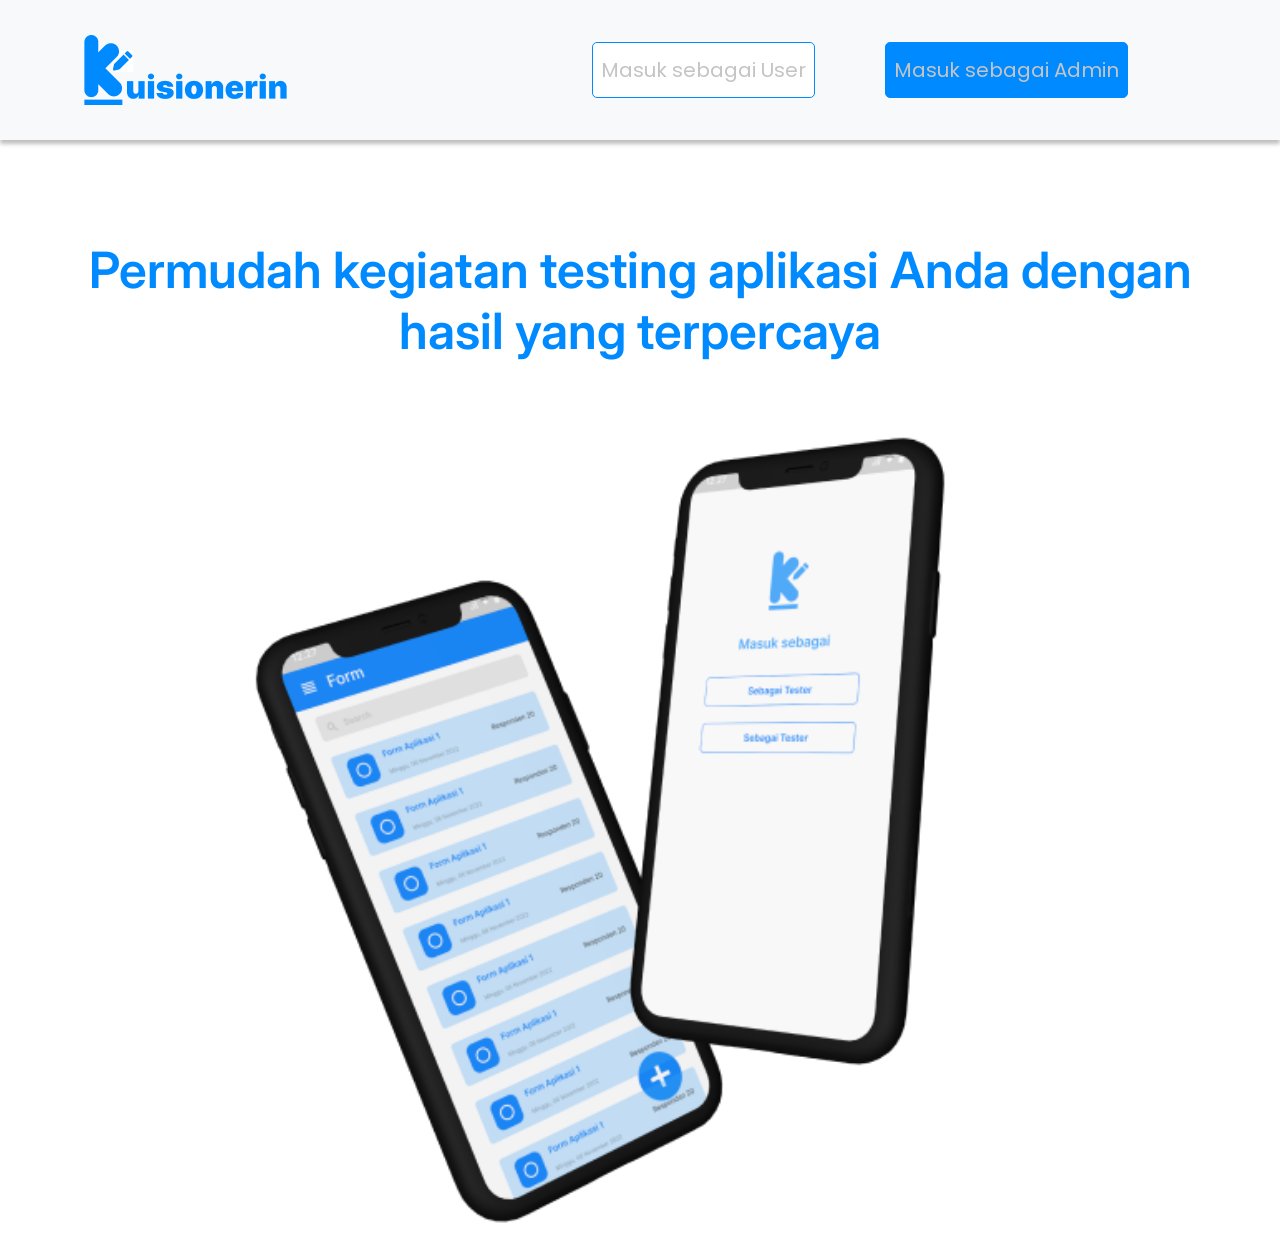
<file: index.html>
<!doctype html>
<html lang="en">

<head>
    <meta charset="utf-8">
    <meta name="viewport" content="width=device-width, initial-scale=1">
    <title>Bootstrap demo</title>
    <link href="https://cdn.jsdelivr.net/npm/bootstrap@5.2.2/dist/css/bootstrap.min.css" rel="stylesheet"
        integrity="sha384-Zenh87qX5JnK2Jl0vWa8Ck2rdkQ2Bzep5IDxbcnCeuOxjzrPF/et3URy9Bv1WTRi" crossorigin="anonymous">

    <!-- my style -->
    <link rel="stylesheet" href="assets/css/style.css">
</head>

<body>
    <!-- Navbar -->
    <section id="navbar">
        <nav class="navbar navbar-expand-lg bg-light">
            <div class="container">
                <a class="navbar-brand" href="#"><img src="assets/img/logo.png" alt="logo"></a>
                <button class="navbar-toggler" type="button" data-bs-toggle="collapse"
                    data-bs-target="#navbarNavAltMarkup" aria-controls="navbarNavAltMarkup" aria-expanded="false"
                    aria-label="Toggle navigation">
                    <span class="navbar-toggler-icon"></span>
                </button>
                <div class="collapse navbar-collapse" id="navbarNavAltMarkup">
                    <div class="navbar-nav ms-auto">
                        <a href="#" class="nav-link btn-secondary">Masuk sebagai User</a>
                        <a href="#" class="nav-link btn-primary">Masuk sebagai Admin</a>
                    </div>
                </div>
            </div>
        </nav>
    </section>

    <!-- Content -->
    <section id="content">
        <div class="container">
            <h1>Permudah kegiatan testing aplikasi Anda dengan hasil yang terpercaya </h1>
            <img src="assets/img/phone.png" alt="phone" class="text-center">
        </div>
    </section>


    <script src="https://cdn.jsdelivr.net/npm/bootstrap@5.2.2/dist/js/bootstrap.bundle.min.js"
        integrity="sha384-OERcA2EqjJCMA+/3y+gxIOqMEjwtxJY7qPCqsdltbNJuaOe923+mo//f6V8Qbsw3"
        crossorigin="anonymous"></script>
</body>

</html>
</file>
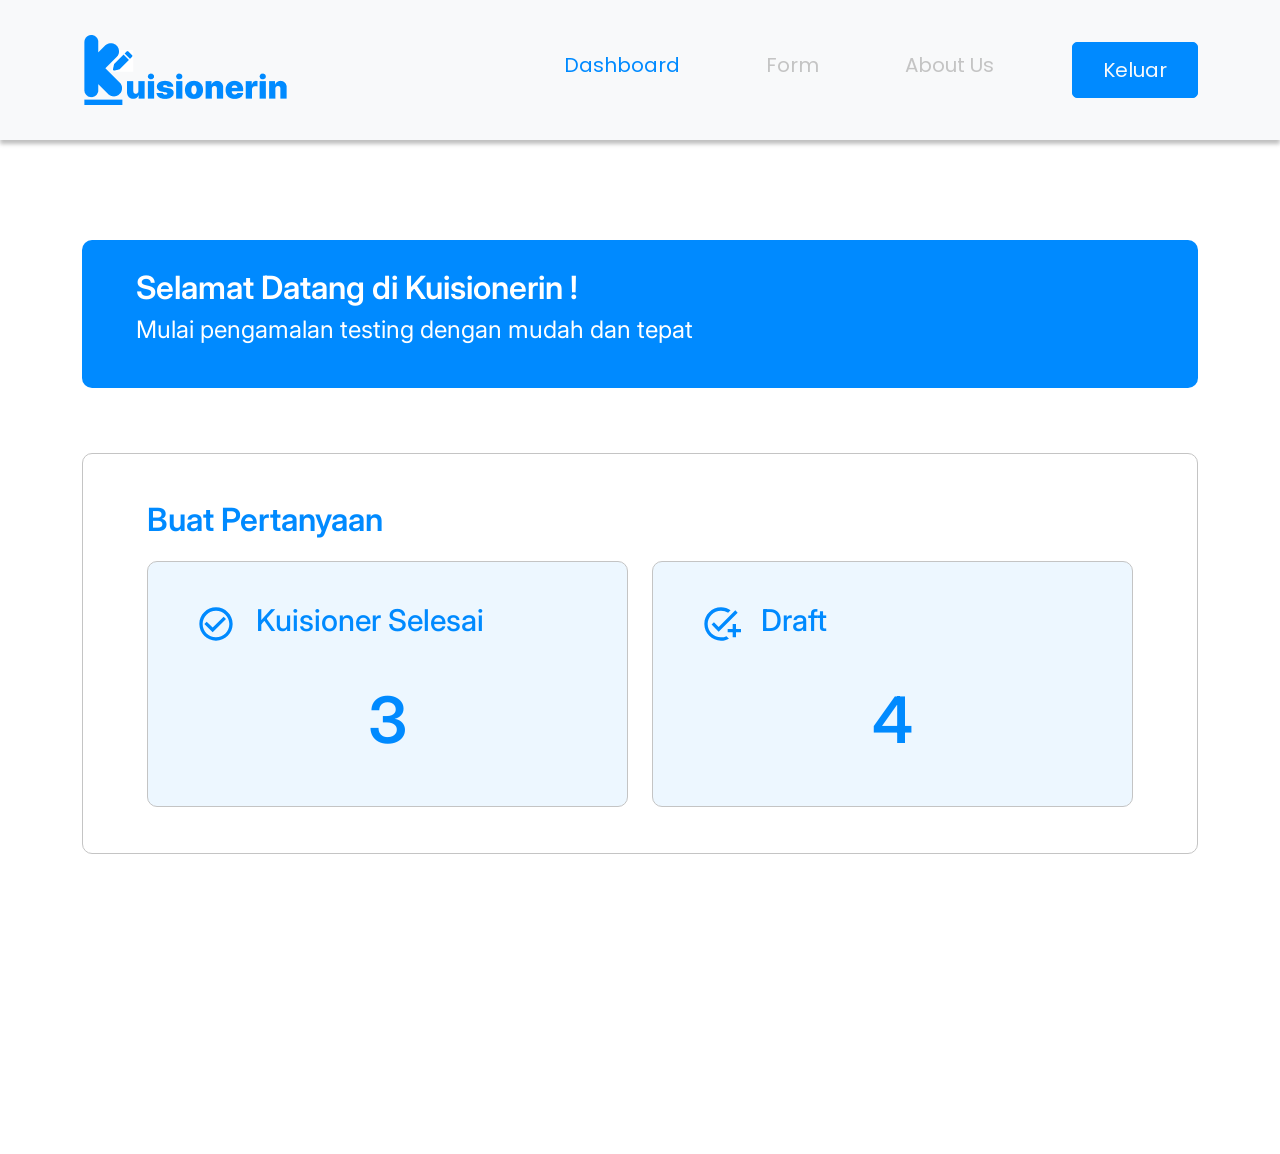
<file: dashboard-admin.html>
<!doctype html>
<html lang="en">

<head>
    <meta charset="utf-8">
    <meta name="viewport" content="width=device-width, initial-scale=1">
    <title>Bootstrap demo</title>
    <link href="https://cdn.jsdelivr.net/npm/bootstrap@5.2.2/dist/css/bootstrap.min.css" rel="stylesheet"
        integrity="sha384-Zenh87qX5JnK2Jl0vWa8Ck2rdkQ2Bzep5IDxbcnCeuOxjzrPF/et3URy9Bv1WTRi" crossorigin="anonymous">

    <!-- my style -->
    <link rel="stylesheet" href="assets/css/style.css">
</head>

<body>
    <!-- Navbar -->
    <section id="navbar">
        <nav class="navbar navbar-expand-lg bg-light">
            <div class="container">
                <a class="navbar-brand" href="#"><img src="assets/img/logo.png" alt="logo"></a>
                <button class="navbar-toggler" type="button" data-bs-toggle="collapse"
                    data-bs-target="#navbarNavAltMarkup" aria-controls="navbarNavAltMarkup" aria-expanded="false"
                    aria-label="Toggle navigation">
                    <span class="navbar-toggler-icon"></span>
                </button>
                <div class="collapse navbar-collapse" id="navbarNavAltMarkup">
                    <div class="navbar-nav ms-auto">
                        <a class="nav-link active" aria-current="page" href="#">Dashboard</a>
                        <a class="nav-link" href="#">Form</a>
                        <a class="nav-link" href="#">About Us</a>
                        <a href="#" class="nav-link btn-primary text-light" style="padding: 12px 30px;">Keluar</a>
                    </div>
                </div>
            </div>
        </nav>
    </section>

    <!-- header -->
    <section id="header">
        <div class="container">
            <div class="banner">
                <h3 class="title-banner">Selamat Datang di Kuisionerin !</h3>
                <p class="desc-banner">Mulai pengamalan testing dengan mudah dan tepat </p>
            </div>
        </div>
    </section>

    <!-- data kuisioner -->
    <section id="kuisioner">
        <div class="container">
            <div class="sec-form-question">
                <h3 class="title-form">Buat Pertanyaan</h3>
                <div class="row">
                    <div class="col col-md-6">
                        <div class="card-data-kuisioner">
                            <div class="title-data-kuisioner">
                                <img src="assets/img/check_circle_outline.svg" alt="check">
                                <h3>Kuisioner Selesai</h3>
                            </div>
                            <h1 class="text-center">3</h1>
                        </div>
                    </div>
                    <div class="col col-md-6">
                        <div class="card-data-kuisioner">
                            <div class="title-data-kuisioner">
                                <img src="assets/img/add_task.svg" alt="task">
                                <h3>Draft</h3>
                            </div>
                            <h1 class="text-center">4</h1>
                        </div>
                    </div>
                </div>
            </div>
        </div>
    </section>


    <script src="https://cdn.jsdelivr.net/npm/bootstrap@5.2.2/dist/js/bootstrap.bundle.min.js"
        integrity="sha384-OERcA2EqjJCMA+/3y+gxIOqMEjwtxJY7qPCqsdltbNJuaOe923+mo//f6V8Qbsw3"
        crossorigin="anonymous"></script>
</body>

</html>
</file>
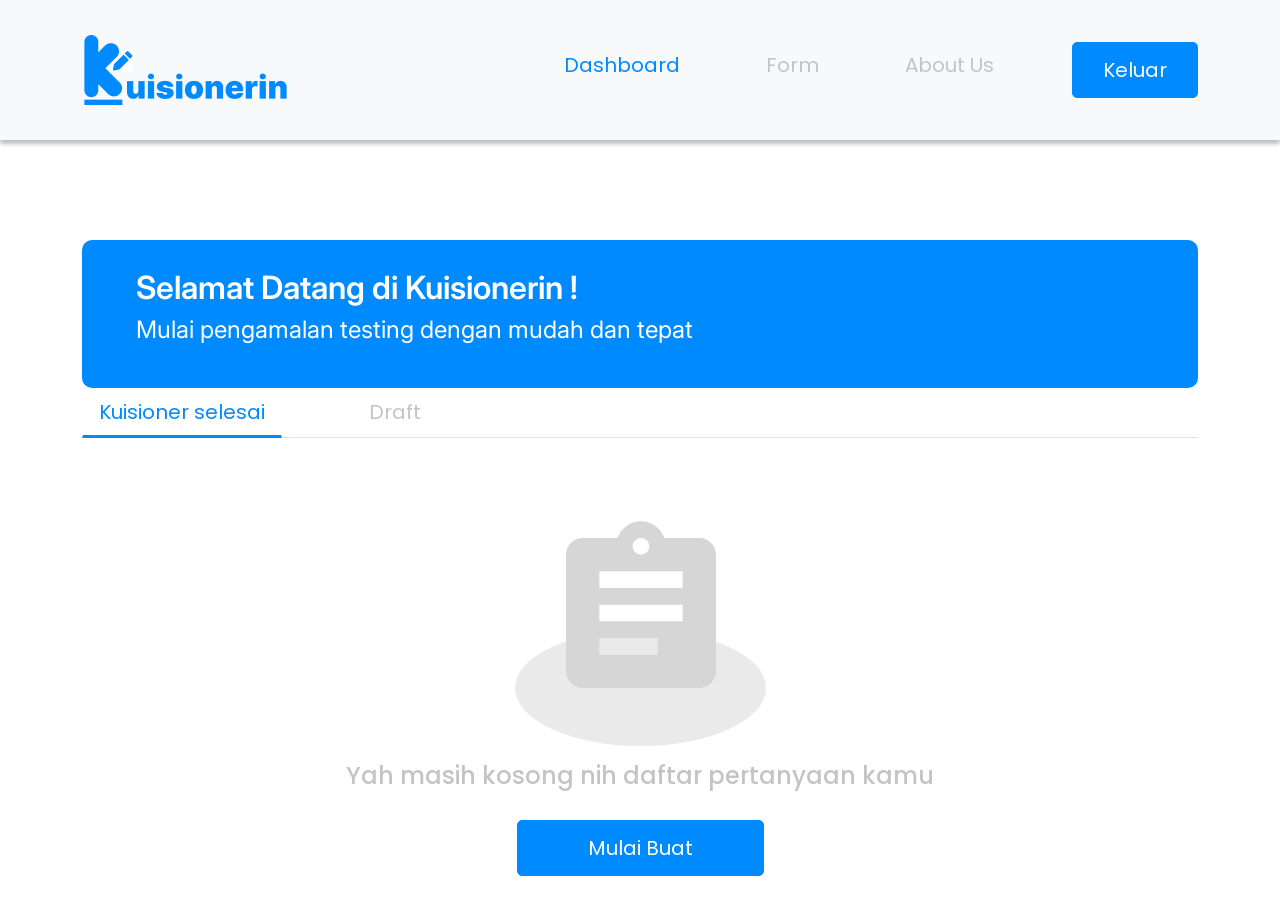
<file: form-admin-empty.html>
<!doctype html>
<html lang="en">

<head>
    <meta charset="utf-8">
    <meta name="viewport" content="width=device-width, initial-scale=1">
    <title>Bootstrap demo</title>
    <link href="https://cdn.jsdelivr.net/npm/bootstrap@5.2.2/dist/css/bootstrap.min.css" rel="stylesheet"
        integrity="sha384-Zenh87qX5JnK2Jl0vWa8Ck2rdkQ2Bzep5IDxbcnCeuOxjzrPF/et3URy9Bv1WTRi" crossorigin="anonymous">

    <!-- my style -->
    <link rel="stylesheet" href="assets/css/style.css">

</head>

<body>
    <!-- Navbar -->
    <section id="navbar">
        <nav class="navbar navbar-expand-lg bg-light">
            <div class="container">
                <a class="navbar-brand" href="#"><img src="assets/img/logo.png" alt="logo"></a>
                <button class="navbar-toggler" type="button" data-bs-toggle="collapse"
                    data-bs-target="#navbarNavAltMarkup" aria-controls="navbarNavAltMarkup" aria-expanded="false"
                    aria-label="Toggle navigation">
                    <span class="navbar-toggler-icon"></span>
                </button>
                <div class="collapse navbar-collapse" id="navbarNavAltMarkup">
                    <div class="navbar-nav ms-auto">
                        <a class="nav-link active" aria-current="page" href="#">Dashboard</a>
                        <a class="nav-link" href="#">Form</a>
                        <a class="nav-link" href="#">About Us</a>
                        <a href="#" class="nav-link btn-primary text-light" style="padding: 12px 30px;">Keluar</a>
                    </div>
                </div>
            </div>
        </nav>
    </section>

    <!-- header -->
    <section id="header">
        <div class="container">
            <div class="banner">
                <h3 class="title-banner">Selamat Datang di Kuisionerin !</h3>
                <p class="desc-banner">Mulai pengamalan testing dengan mudah dan tepat </p>
            </div>
        </div>
    </section>

    <!-- content kuisioner -->
    <section id="content-kuisioner">
        <div class="container">
            <ul class="nav nav-tabs" id="myTab" role="tablist">
                <li class="nav-item" role="presentation">
                    <button class="nav-link active" id="kuisioner-selesai" data-bs-toggle="tab"
                        data-bs-target="#kuisioner-selesai-pane" type="button" role="tab"
                        aria-controls="kuisioner-selesai-pane" aria-selected="true">Kuisioner
                        selesai</button>
                </li>
                <li class="nav-item" role="presentation">
                    <button class="nav-link" id="draft" data-bs-toggle="tab" data-bs-target="#draft-pane" type="button"
                        role="tab" aria-controls="draft-pane" aria-selected="false">Draft</button>
                </li>
            </ul>
            <div class="tab-content" id="myTabContent">
                <div class="tab-pane fade show active" id="kuisioner-selesai-pane" role="tabpanel"
                    aria-labelledby="kuisioner-selesai" tabindex="0">
                    <div class="sec-form-empty text-center">
                        <img src="assets/img/assignmentgrey.svg" alt="assignment">
                        <h3>Yah masih kosong nih daftar pertanyaan kamu</h3>
                        <button type="submit" class="btn-primary" style="padding: 12px 70px;">Mulai Buat</button>
                    </div>
                </div>
                <div class="tab-pane fade" id="draft-pane" role="tabpanel" aria-labelledby="draft" tabindex="0">
                    <div class="sec-form-empty text-center">
                        <img src="assets/img/assignmentgrey.svg" alt="assignment">
                        <h3>Yah masih kosong nih daftar pertanyaan kamu</h3>
                        <button type="submit" class="btn-primary" style="padding: 12px 70px;">Mulai Buat</button>
                    </div>
                </div>
            </div>
        </div>
    </section>


    <script src="https://cdn.jsdelivr.net/npm/bootstrap@5.2.2/dist/js/bootstrap.bundle.min.js"
        integrity="sha384-OERcA2EqjJCMA+/3y+gxIOqMEjwtxJY7qPCqsdltbNJuaOe923+mo//f6V8Qbsw3"
        crossorigin="anonymous"></script>
</body>

</html>
</file>
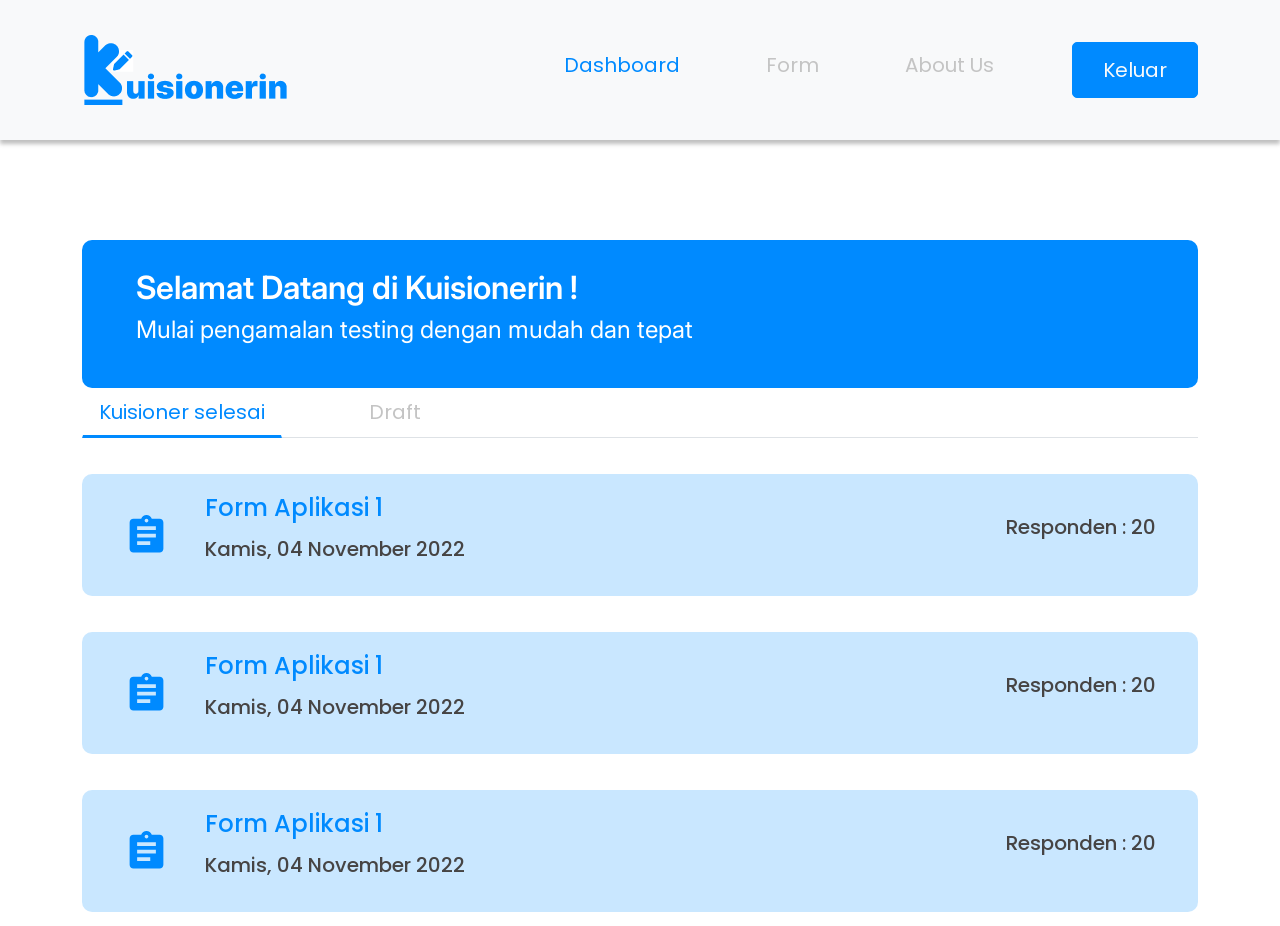
<file: form-admin-filled.html>
<!doctype html>
<html lang="en">

<head>
    <meta charset="utf-8">
    <meta name="viewport" content="width=device-width, initial-scale=1">
    <title>Bootstrap demo</title>
    <link href="https://cdn.jsdelivr.net/npm/bootstrap@5.2.2/dist/css/bootstrap.min.css" rel="stylesheet"
        integrity="sha384-Zenh87qX5JnK2Jl0vWa8Ck2rdkQ2Bzep5IDxbcnCeuOxjzrPF/et3URy9Bv1WTRi" crossorigin="anonymous">

    <!-- my style -->
    <link rel="stylesheet" href="assets/css/style.css">

</head>

<body>
    <!-- Navbar -->
    <section id="navbar">
        <nav class="navbar navbar-expand-lg bg-light">
            <div class="container">
                <a class="navbar-brand" href="#"><img src="assets/img/logo.png" alt="logo"></a>
                <button class="navbar-toggler" type="button" data-bs-toggle="collapse"
                    data-bs-target="#navbarNavAltMarkup" aria-controls="navbarNavAltMarkup" aria-expanded="false"
                    aria-label="Toggle navigation">
                    <span class="navbar-toggler-icon"></span>
                </button>
                <div class="collapse navbar-collapse" id="navbarNavAltMarkup">
                    <div class="navbar-nav ms-auto">
                        <a class="nav-link active" aria-current="page" href="#">Dashboard</a>
                        <a class="nav-link" href="#">Form</a>
                        <a class="nav-link" href="#">About Us</a>
                        <a href="#" class="nav-link btn-primary text-light" style="padding: 12px 30px;">Keluar</a>
                    </div>
                </div>
            </div>
        </nav>
    </section>

    <!-- header -->
    <section id="header">
        <div class="container">
            <div class="banner">
                <h3 class="title-banner">Selamat Datang di Kuisionerin !</h3>
                <p class="desc-banner">Mulai pengamalan testing dengan mudah dan tepat </p>
            </div>
        </div>
    </section>

    <!-- content kuisioner -->
    <section id="content-kuisioner">
        <div class="container">
            <ul class="nav nav-tabs" id="myTab" role="tablist">
                <li class="nav-item" role="presentation">
                    <button class="nav-link active" id="kuisioner-selesai" data-bs-toggle="tab"
                        data-bs-target="#kuisioner-selesai-pane" type="button" role="tab"
                        aria-controls="kuisioner-selesai-pane" aria-selected="true">Kuisioner
                        selesai</button>
                </li>
                <li class="nav-item" role="presentation">
                    <button class="nav-link" id="draft" data-bs-toggle="tab" data-bs-target="#draft-pane" type="button"
                        role="tab" aria-controls="draft-pane" aria-selected="false">Draft</button>
                </li>
            </ul>
            <div class="tab-content" id="myTabContent">
                <div class="tab-pane fade show active" id="kuisioner-selesai-pane" role="tabpanel"
                    aria-labelledby="kuisioner-selesai" tabindex="0">
                    <div class="card-kuisioner d-flex justify-content-between align-items-center">
                        <div class="data-form">
                            <img src="assets/img/assignment.svg" alt="assignment">
                            <div class="data-form-text">
                                <h3>Form Aplikasi 1</h3>
                                <p>Kamis, 04 November 2022</p>
                            </div>
                        </div>
                        <p>Responden : 20 </p>
                    </div>
                    <div class="card-kuisioner d-flex justify-content-between align-items-center">
                        <div class="data-form">
                            <img src="assets/img/assignment.svg" alt="assignment">
                            <div class="data-form-text">
                                <h3>Form Aplikasi 1</h3>
                                <p>Kamis, 04 November 2022</p>
                            </div>
                        </div>
                        <p>Responden : 20 </p>
                    </div>
                    <div class="card-kuisioner d-flex justify-content-between align-items-center">
                        <div class="data-form">
                            <img src="assets/img/assignment.svg" alt="assignment">
                            <div class="data-form-text">
                                <h3>Form Aplikasi 1</h3>
                                <p>Kamis, 04 November 2022</p>
                            </div>
                        </div>
                        <p>Responden : 20 </p>
                    </div>
                </div>
                <div class="tab-pane fade" id="draft-pane" role="tabpanel" aria-labelledby="draft" tabindex="0">
                    <div class="card-kuisioner d-flex justify-content-between align-items-center">
                        <div class="data-form">
                            <img src="assets/img/assignment.svg" alt="assignment">
                            <div class="data-form-text">
                                <h3>Form Aplikasi 1</h3>
                                <p>Kamis, 04 November 2022</p>
                            </div>
                        </div>
                        <a href="#">Edit</a>
                    </div>
                </div>
            </div>
        </div>
    </section>


    <script src="https://cdn.jsdelivr.net/npm/bootstrap@5.2.2/dist/js/bootstrap.bundle.min.js"
        integrity="sha384-OERcA2EqjJCMA+/3y+gxIOqMEjwtxJY7qPCqsdltbNJuaOe923+mo//f6V8Qbsw3"
        crossorigin="anonymous"></script>
</body>

</html>
</file>
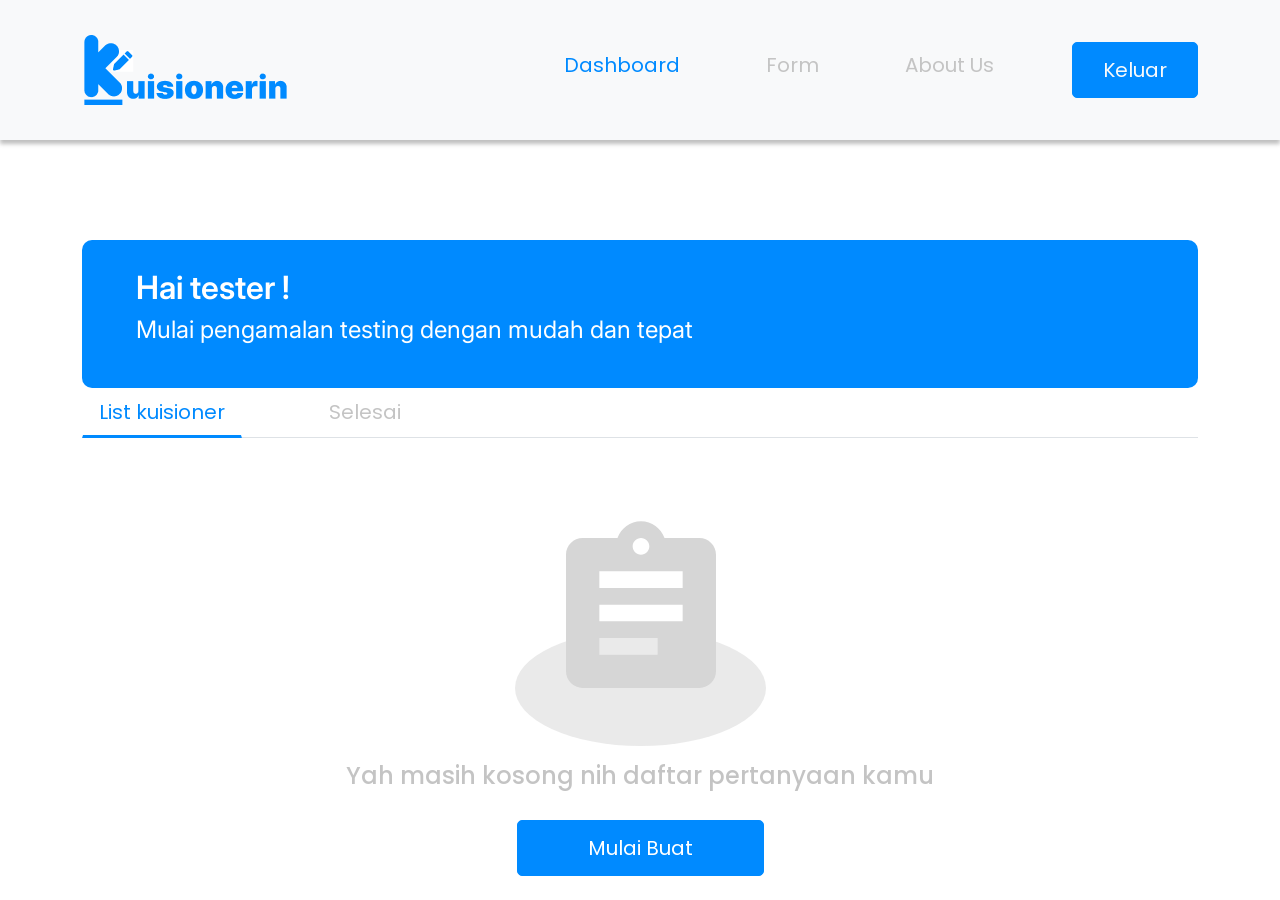
<file: form-user-empty.html>
<!doctype html>
<html lang="en">

<head>
    <meta charset="utf-8">
    <meta name="viewport" content="width=device-width, initial-scale=1">
    <title>Bootstrap demo</title>
    <link href="https://cdn.jsdelivr.net/npm/bootstrap@5.2.2/dist/css/bootstrap.min.css" rel="stylesheet"
        integrity="sha384-Zenh87qX5JnK2Jl0vWa8Ck2rdkQ2Bzep5IDxbcnCeuOxjzrPF/et3URy9Bv1WTRi" crossorigin="anonymous">

    <!-- my style -->
    <link rel="stylesheet" href="assets/css/style.css">

</head>

<body>
    <!-- Navbar -->
    <section id="navbar">
        <nav class="navbar navbar-expand-lg bg-light">
            <div class="container">
                <a class="navbar-brand" href="#"><img src="assets/img/logo.png" alt="logo"></a>
                <button class="navbar-toggler" type="button" data-bs-toggle="collapse"
                    data-bs-target="#navbarNavAltMarkup" aria-controls="navbarNavAltMarkup" aria-expanded="false"
                    aria-label="Toggle navigation">
                    <span class="navbar-toggler-icon"></span>
                </button>
                <div class="collapse navbar-collapse" id="navbarNavAltMarkup">
                    <div class="navbar-nav ms-auto">
                        <a class="nav-link active" aria-current="page" href="#">Dashboard</a>
                        <a class="nav-link" href="#">Form</a>
                        <a class="nav-link" href="#">About Us</a>
                        <a href="#" class="nav-link btn-primary text-light" style="padding: 12px 30px;">Keluar</a>
                    </div>
                </div>
            </div>
        </nav>
    </section>

    <!-- header -->
    <section id="header">
        <div class="container">
            <div class="banner">
                <h3 class="title-banner">Hai tester !</h3>
                <p class="desc-banner">Mulai pengamalan testing dengan mudah dan tepat </p>
            </div>
        </div>
    </section>

    <!-- content kuisioner -->
    <section id="content-kuisioner">
        <div class="container">
            <ul class="nav nav-tabs" id="myTab" role="tablist">
                <li class="nav-item" role="presentation">
                    <button class="nav-link active" id="list-kuisioner" data-bs-toggle="tab"
                        data-bs-target="#list-kuisioner-pane" type="button" role="tab"
                        aria-controls="list-kuisioner-pane" aria-selected="true">List kuisioner</button>
                </li>
                <li class="nav-item" role="presentation">
                    <button class="nav-link" id="done" data-bs-toggle="tab" data-bs-target="#done-pane" type="button"
                        role="tab" aria-controls="done-pane" aria-selected="false">Selesai</button>
                </li>
            </ul>
            <div class="tab-content" id="myTabContent">
                <div class="tab-pane fade show active" id="list-kuisioner-pane" role="tabpanel"
                    aria-labelledby="list-kuisioner" tabindex="0">
                    <div class="sec-form-empty text-center">
                        <img src="assets/img/assignmentgrey.svg" alt="assignment">
                        <h3>Yah masih kosong nih daftar pertanyaan kamu</h3>
                        <button type="submit" class="btn-primary" style="padding: 12px 70px;">Mulai Buat</button>
                    </div>
                </div>
                <div class="tab-pane fade" id="done-pane" role="tabpanel" aria-labelledby="done" tabindex="0">
                    <div class="sec-form-empty text-center">
                        <img src="assets/img/assignmentgrey.svg" alt="assignment">
                        <h3>Yah masih kosong nih daftar pertanyaan kamu</h3>
                        <button type="submit" class="btn-primary" style="padding: 12px 70px;">Mulai Buat</button>
                    </div>
                </div>
            </div>
        </div>
    </section>


    <script src="https://cdn.jsdelivr.net/npm/bootstrap@5.2.2/dist/js/bootstrap.bundle.min.js"
        integrity="sha384-OERcA2EqjJCMA+/3y+gxIOqMEjwtxJY7qPCqsdltbNJuaOe923+mo//f6V8Qbsw3"
        crossorigin="anonymous"></script>
</body>

</html>
</file>
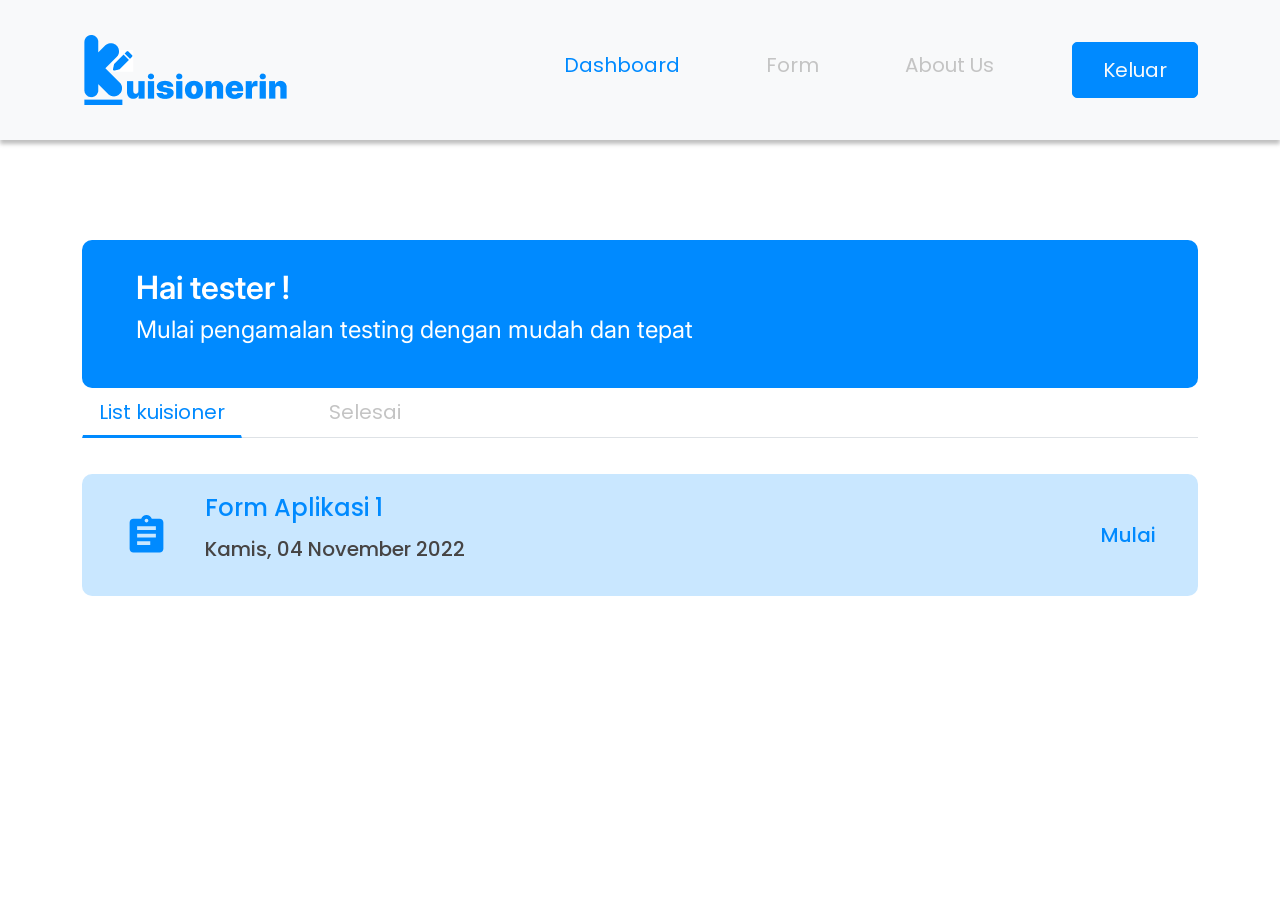
<file: form-user-filled.html>
<!doctype html>
<html lang="en">

<head>
    <meta charset="utf-8">
    <meta name="viewport" content="width=device-width, initial-scale=1">
    <title>Bootstrap demo</title>
    <link href="https://cdn.jsdelivr.net/npm/bootstrap@5.2.2/dist/css/bootstrap.min.css" rel="stylesheet"
        integrity="sha384-Zenh87qX5JnK2Jl0vWa8Ck2rdkQ2Bzep5IDxbcnCeuOxjzrPF/et3URy9Bv1WTRi" crossorigin="anonymous">

    <!-- my style -->
    <link rel="stylesheet" href="assets/css/style.css">

</head>

<body>
    <!-- Navbar -->
    <section id="navbar">
        <nav class="navbar navbar-expand-lg bg-light">
            <div class="container">
                <a class="navbar-brand" href="#"><img src="assets/img/logo.png" alt="logo"></a>
                <button class="navbar-toggler" type="button" data-bs-toggle="collapse"
                    data-bs-target="#navbarNavAltMarkup" aria-controls="navbarNavAltMarkup" aria-expanded="false"
                    aria-label="Toggle navigation">
                    <span class="navbar-toggler-icon"></span>
                </button>
                <div class="collapse navbar-collapse" id="navbarNavAltMarkup">
                    <div class="navbar-nav ms-auto">
                        <a class="nav-link active" aria-current="page" href="#">Dashboard</a>
                        <a class="nav-link" href="#">Form</a>
                        <a class="nav-link" href="#">About Us</a>
                        <a href="#" class="nav-link btn-primary text-light" style="padding: 12px 30px;">Keluar</a>
                    </div>
                </div>
            </div>
        </nav>
    </section>

    <!-- header -->
    <section id="header">
        <div class="container">
            <div class="banner">
                <h3 class="title-banner">Hai tester !</h3>
                <p class="desc-banner">Mulai pengamalan testing dengan mudah dan tepat </p>
            </div>
        </div>
    </section>

    <!-- content kuisioner -->
    <section id="content-kuisioner">
        <div class="container">
            <ul class="nav nav-tabs" id="myTab" role="tablist">
                <li class="nav-item" role="presentation">
                    <button class="nav-link active" id="list-kuisioner" data-bs-toggle="tab"
                        data-bs-target="#list-kuisioner-pane" type="button" role="tab"
                        aria-controls="list-kuisioner-pane" aria-selected="true">List kuisioner</button>
                </li>
                <li class="nav-item" role="presentation">
                    <button class="nav-link" id="done" data-bs-toggle="tab" data-bs-target="#done-pane" type="button"
                        role="tab" aria-controls="done-pane" aria-selected="false">Selesai</button>
                </li>
            </ul>
            <div class="tab-content" id="myTabContent">
                <div class="tab-pane fade show active" id="list-kuisioner-pane" role="tabpanel"
                    aria-labelledby="list-kuisioner" tabindex="0">
                    <div class="card-kuisioner d-flex justify-content-between align-items-center">
                        <div class="data-form">
                            <img src="assets/img/assignment.svg" alt="assignment">
                            <div class="data-form-text">
                                <h3>Form Aplikasi 1</h3>
                                <p>Kamis, 04 November 2022</p>
                            </div>
                        </div>
                        <a href="#">Mulai</a>
                    </div>
                </div>
                <div class="tab-pane fade" id="done-pane" role="tabpanel" aria-labelledby="done" tabindex="0">
                    <div class="card-kuisioner d-flex justify-content-between align-items-center">
                        <div class="data-form">
                            <img src="assets/img/assignment.svg" alt="assignment">
                            <div class="data-form-text">
                                <h3>Form Aplikasi 1</h3>
                                <p>Kamis, 04 November 2022</p>
                            </div>
                        </div>
                    </div>
                </div>
            </div>
        </div>
    </section>


    <script src="https://cdn.jsdelivr.net/npm/bootstrap@5.2.2/dist/js/bootstrap.bundle.min.js"
        integrity="sha384-OERcA2EqjJCMA+/3y+gxIOqMEjwtxJY7qPCqsdltbNJuaOe923+mo//f6V8Qbsw3"
        crossorigin="anonymous"></script>
</body>

</html>
</file>
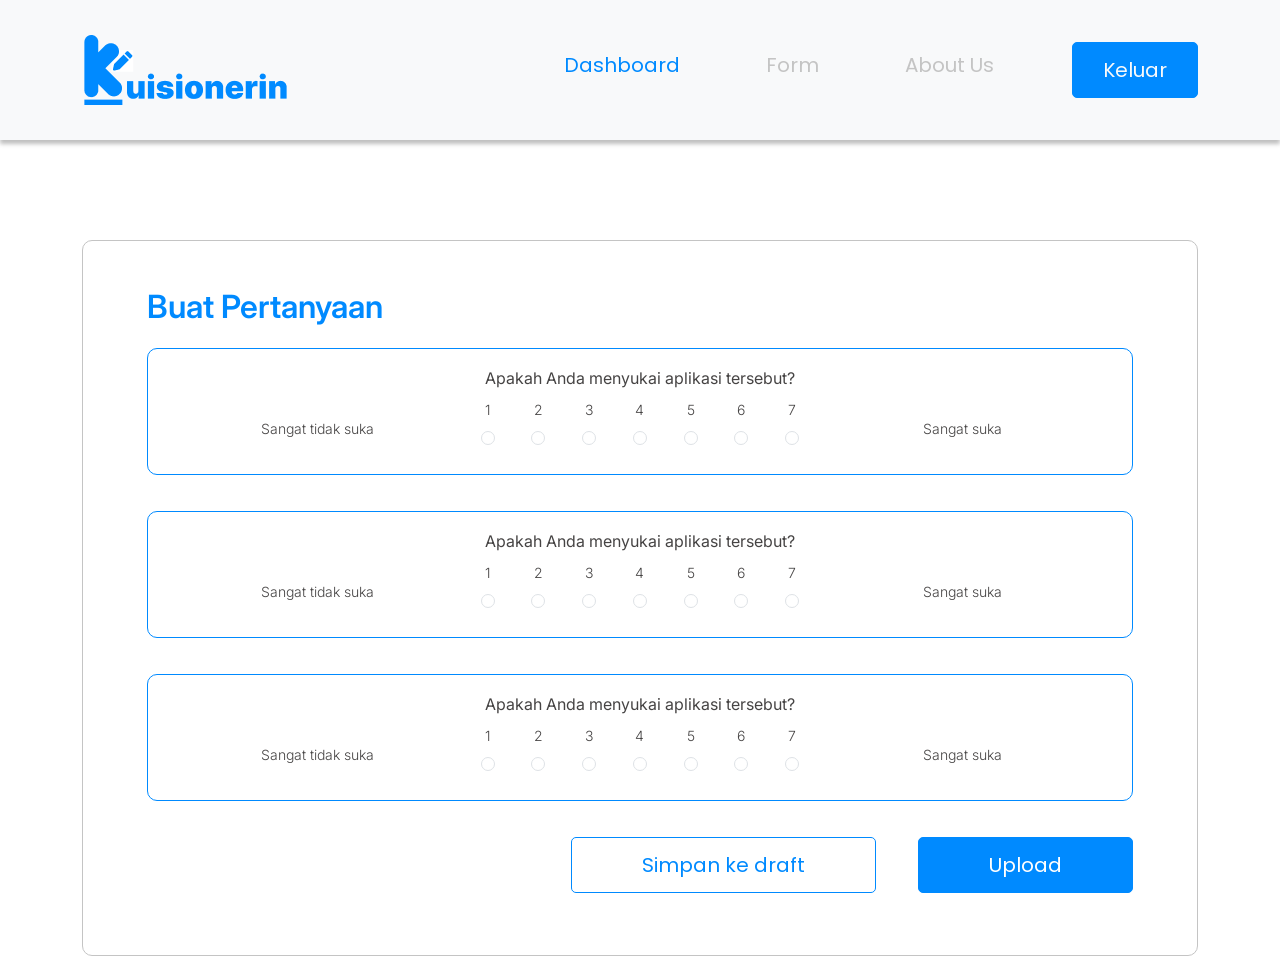
<file: list-question.html>
<!doctype html>
<html lang="en">

<head>
    <meta charset="utf-8">
    <meta name="viewport" content="width=device-width, initial-scale=1">
    <title>Bootstrap demo</title>
    <link href="https://cdn.jsdelivr.net/npm/bootstrap@5.2.2/dist/css/bootstrap.min.css" rel="stylesheet"
        integrity="sha384-Zenh87qX5JnK2Jl0vWa8Ck2rdkQ2Bzep5IDxbcnCeuOxjzrPF/et3URy9Bv1WTRi" crossorigin="anonymous">

    <!-- my style -->
    <link rel="stylesheet" href="assets/css/style.css">
</head>

<body>
    <!-- Navbar -->
    <section id="navbar">
        <nav class="navbar navbar-expand-lg bg-light">
            <div class="container">
                <a class="navbar-brand" href="#"><img src="assets/img/logo.png" alt="logo"></a>
                <button class="navbar-toggler" type="button" data-bs-toggle="collapse"
                    data-bs-target="#navbarNavAltMarkup" aria-controls="navbarNavAltMarkup" aria-expanded="false"
                    aria-label="Toggle navigation">
                    <span class="navbar-toggler-icon"></span>
                </button>
                <div class="collapse navbar-collapse" id="navbarNavAltMarkup">
                    <div class="navbar-nav ms-auto">
                        <a class="nav-link active" aria-current="page" href="#">Dashboard</a>
                        <a class="nav-link" href="#">Form</a>
                        <a class="nav-link" href="#">About Us</a>
                        <a href="#" class="nav-link btn-primary text-light" style="padding: 12px 30px;">Keluar</a>
                    </div>
                </div>
            </div>
        </nav>
    </section>

    <!-- Form -->
    <section id="form">
        <div class="container">
            <div class="sec-form-question">
                <h3 class="title-form">Buat Pertanyaan</h3>
                <div class="sec-question-likert">
                    <h3 class="text-center">Apakah Anda menyukai aplikasi tersebut?</h3>
                    <table id="likert">
                        <tr>
                            <td></td>
                            <td>1</td>
                            <td>2</td>
                            <td>3</td>
                            <td>4</td>
                            <td>5</td>
                            <td>6</td>
                            <td>7</td>
                            <td></td>
                        </tr>
                        <tr>
                            <td>
                                <p>Sangat tidak suka</p>
                            </td>
                            <td><input class="form-check-input" type="radio" name="radio1" value="1"></td>
                            <td><input class="form-check-input" type="radio" name="radio1" value="2"></td>
                            <td><input class="form-check-input" type="radio" name="radio1" value="3"></td>
                            <td><input class="form-check-input" type="radio" name="radio1" value="4"></td>
                            <td><input class="form-check-input" type="radio" name="radio1" value="5"></td>
                            <td><input class="form-check-input" type="radio" name="radio1" value="6"></td>
                            <td><input class="form-check-input" type="radio" name="radio1" value="7"></td>
                            <td>
                                <p>Sangat suka</p>
                            </td>
                        </tr>
                    </table>
                </div>
                <div class="sec-question-likert">
                    <h3 class="text-center">Apakah Anda menyukai aplikasi tersebut?</h3>
                    <table id="likert">
                        <tr>
                            <td></td>
                            <td>1</td>
                            <td>2</td>
                            <td>3</td>
                            <td>4</td>
                            <td>5</td>
                            <td>6</td>
                            <td>7</td>
                            <td></td>
                        </tr>
                        <tr>
                            <td>
                                <p>Sangat tidak suka</p>
                            </td>
                            <td><input class="form-check-input" type="radio" name="radio2" value="1"></td>
                            <td><input class="form-check-input" type="radio" name="radio2" value="2"></td>
                            <td><input class="form-check-input" type="radio" name="radio2" value="3"></td>
                            <td><input class="form-check-input" type="radio" name="radio2" value="4"></td>
                            <td><input class="form-check-input" type="radio" name="radio2" value="5"></td>
                            <td><input class="form-check-input" type="radio" name="radio2" value="6"></td>
                            <td><input class="form-check-input" type="radio" name="radio2" value="7"></td>
                            <td>
                                <p>Sangat suka</p>
                            </td>
                        </tr>
                    </table>
                </div>
                <div class="sec-question-likert">
                    <h3 class="text-center">Apakah Anda menyukai aplikasi tersebut?</h3>
                    <table id="likert">
                        <tr>
                            <td></td>
                            <td>1</td>
                            <td>2</td>
                            <td>3</td>
                            <td>4</td>
                            <td>5</td>
                            <td>6</td>
                            <td>7</td>
                            <td></td>
                        </tr>
                        <tr>
                            <td>
                                <p>Sangat tidak suka</p>
                            </td>
                            <td><input class="form-check-input" type="radio" name="radio3" value="1"></td>
                            <td><input class="form-check-input" type="radio" name="radio3" value="2"></td>
                            <td><input class="form-check-input" type="radio" name="radio3" value="3"></td>
                            <td><input class="form-check-input" type="radio" name="radio3" value="4"></td>
                            <td><input class="form-check-input" type="radio" name="radio3" value="5"></td>
                            <td><input class="form-check-input" type="radio" name="radio3" value="6"></td>
                            <td><input class="form-check-input" type="radio" name="radio3" value="7"></td>
                            <td>
                                <p>Sangat suka</p>
                            </td>
                        </tr>
                    </table>
                </div>
                <div class="mb-3 d-flex justify-content-end">
                    <button type="submit" class="btn-secondary" style="padding: 12px 70px;">Simpan ke
                        draft</button>
                    <button type="submit" class="btn-primary" style="padding: 12px 70px;">Upload</button>
                </div>
            </div>

        </div>
    </section>


    <script src="https://cdn.jsdelivr.net/npm/bootstrap@5.2.2/dist/js/bootstrap.bundle.min.js"
        integrity="sha384-OERcA2EqjJCMA+/3y+gxIOqMEjwtxJY7qPCqsdltbNJuaOe923+mo//f6V8Qbsw3"
        crossorigin="anonymous"></script>
</body>

</html>
</file>
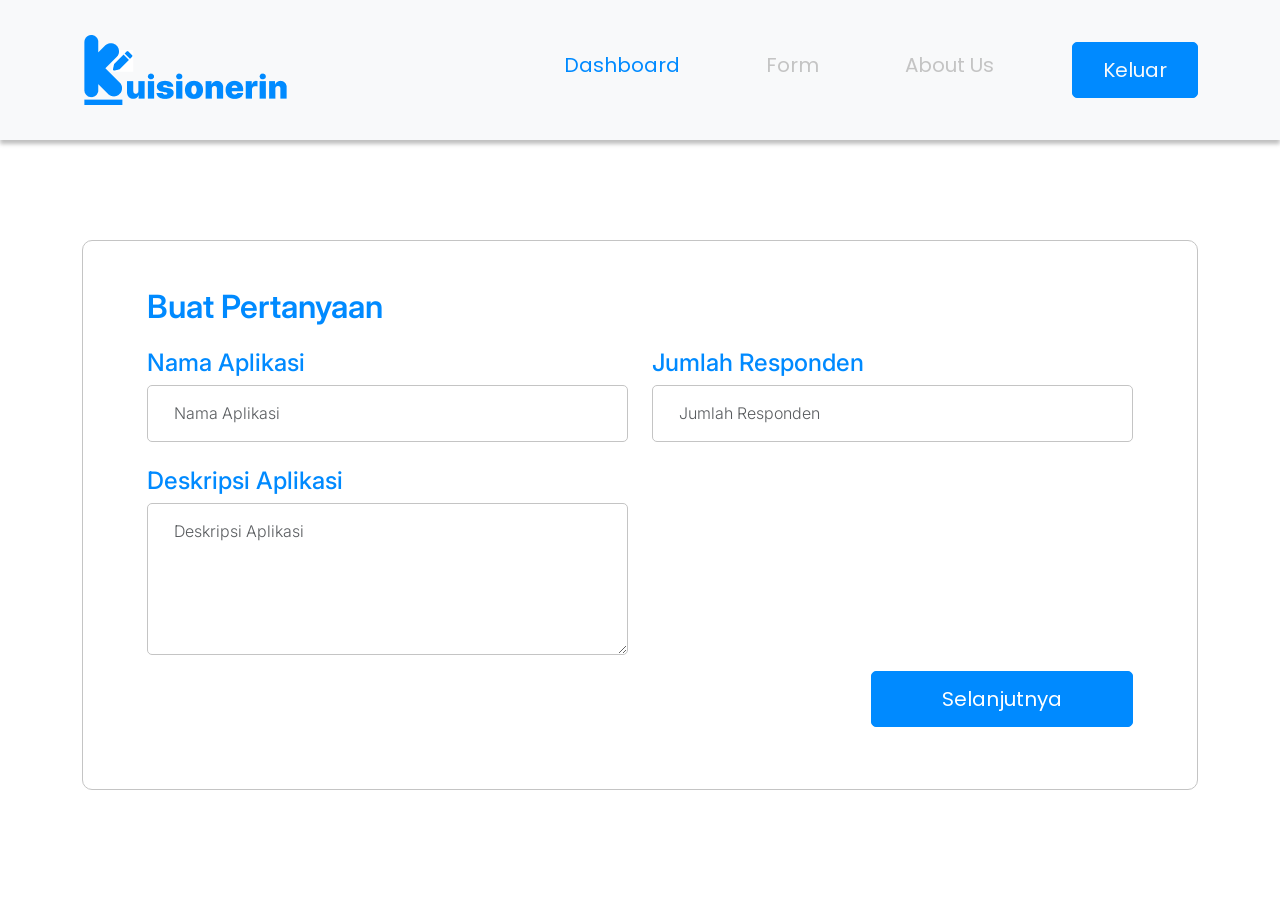
<file: question.html>
<!doctype html>
<html lang="en">

<head>
    <meta charset="utf-8">
    <meta name="viewport" content="width=device-width, initial-scale=1">
    <title>Bootstrap demo</title>
    <link href="https://cdn.jsdelivr.net/npm/bootstrap@5.2.2/dist/css/bootstrap.min.css" rel="stylesheet"
        integrity="sha384-Zenh87qX5JnK2Jl0vWa8Ck2rdkQ2Bzep5IDxbcnCeuOxjzrPF/et3URy9Bv1WTRi" crossorigin="anonymous">

    <!-- my style -->
    <link rel="stylesheet" href="assets/css/style.css">
</head>

<body>
    <!-- Navbar -->
    <section id="navbar">
        <nav class="navbar navbar-expand-lg bg-light">
            <div class="container">
                <a class="navbar-brand" href="#"><img src="assets/img/logo.png" alt="logo"></a>
                <button class="navbar-toggler" type="button" data-bs-toggle="collapse"
                    data-bs-target="#navbarNavAltMarkup" aria-controls="navbarNavAltMarkup" aria-expanded="false"
                    aria-label="Toggle navigation">
                    <span class="navbar-toggler-icon"></span>
                </button>
                <div class="collapse navbar-collapse" id="navbarNavAltMarkup">
                    <div class="navbar-nav ms-auto">
                        <a class="nav-link active" aria-current="page" href="#">Dashboard</a>
                        <a class="nav-link" href="#">Form</a>
                        <a class="nav-link" href="#">About Us</a>
                        <a href="#" class="nav-link btn-primary text-light" style="padding: 12px 30px;">Keluar</a>
                    </div>
                </div>
            </div>
        </nav>
    </section>

    <!-- Form -->
    <section id="form">
        <div class="container">
            <div class="sec-form-question">
                <h3 class="title-form">Buat Pertanyaan</h3>
                <div class="row">
                    <div class="col col-md-6">
                        <div class="mb-4">
                            <label for="nameapp" class="form-label">Nama Aplikasi</label>
                            <input type="text" class="form-control" id="nameapp" placeholder="Nama Aplikasi">
                        </div>
                        <div class="mb-3">
                            <label for="descapp" class="form-label">Deskripsi Aplikasi</label>
                            <textarea type="text" class="form-control" id="descapp" placeholder="Deskripsi Aplikasi"
                                rows="6"></textarea>
                        </div>
                    </div>
                    <div class="col col-md-6">
                        <div class="mb-3">
                            <label for="responden" class="form-label">Jumlah Responden</label>
                            <input type="text" class="form-control" id="responden" placeholder="Jumlah Responden">
                        </div>
                    </div>
                </div>
                <div class="mb-3 d-flex justify-content-end">
                    <button type="submit" class="btn-primary" style="padding: 12px 70px;">Selanjutnya</button>
                </div>
            </div>

        </div>
    </section>


    <script src="https://cdn.jsdelivr.net/npm/bootstrap@5.2.2/dist/js/bootstrap.bundle.min.js"
        integrity="sha384-OERcA2EqjJCMA+/3y+gxIOqMEjwtxJY7qPCqsdltbNJuaOe923+mo//f6V8Qbsw3"
        crossorigin="anonymous"></script>
</body>

</html>
</file>
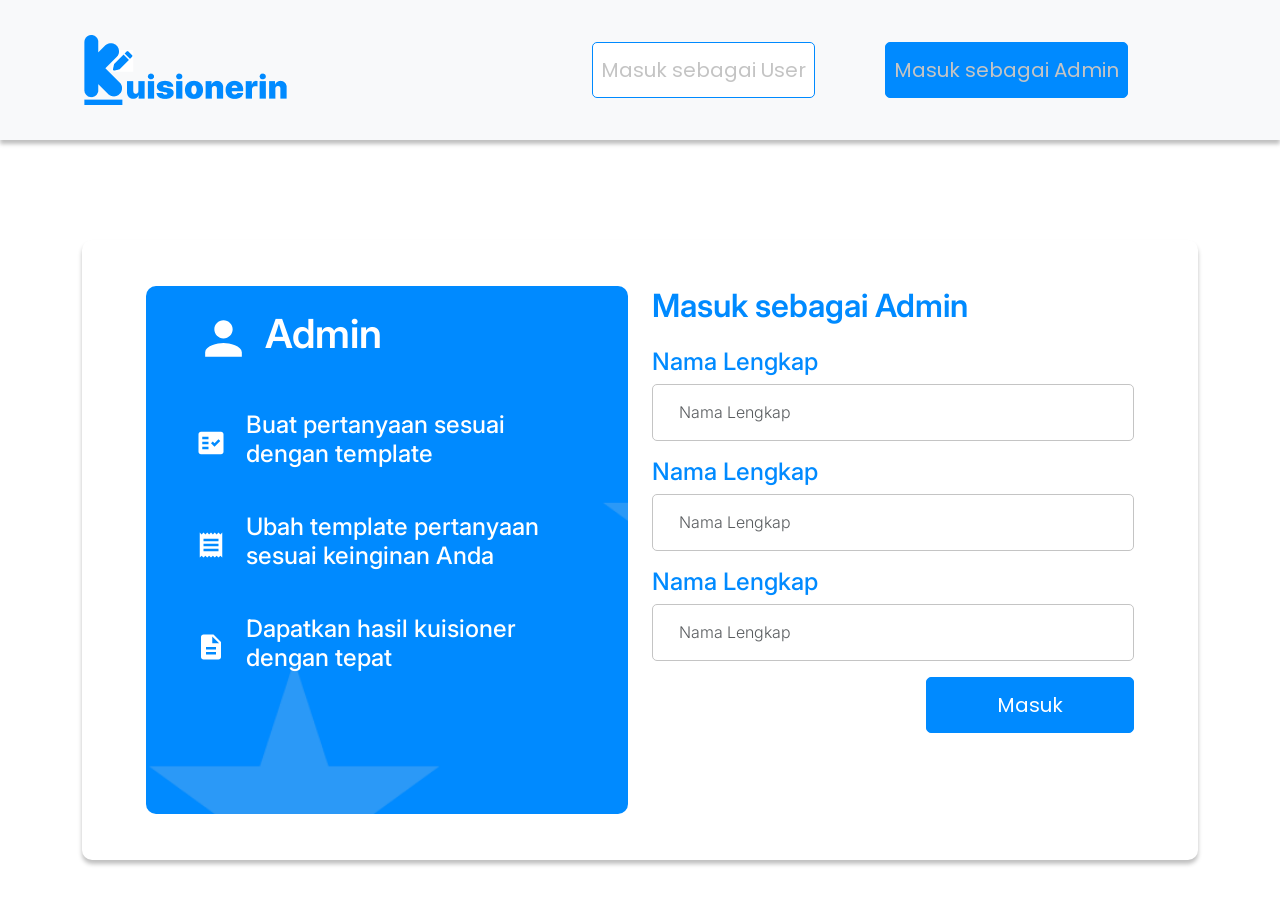
<file: register-admin.html>
<!doctype html>
<html lang="en">

<head>
    <meta charset="utf-8">
    <meta name="viewport" content="width=device-width, initial-scale=1">
    <title>Bootstrap demo</title>
    <link href="https://cdn.jsdelivr.net/npm/bootstrap@5.2.2/dist/css/bootstrap.min.css" rel="stylesheet"
        integrity="sha384-Zenh87qX5JnK2Jl0vWa8Ck2rdkQ2Bzep5IDxbcnCeuOxjzrPF/et3URy9Bv1WTRi" crossorigin="anonymous">

    <!-- my style -->
    <link rel="stylesheet" href="assets/css/style.css">
</head>

<body>
    <!-- Navbar -->
    <section id="navbar">
        <nav class="navbar navbar-expand-lg bg-light">
            <div class="container">
                <a class="navbar-brand" href="#"><img src="assets/img/logo.png" alt="logo"></a>
                <button class="navbar-toggler" type="button" data-bs-toggle="collapse"
                    data-bs-target="#navbarNavAltMarkup" aria-controls="navbarNavAltMarkup" aria-expanded="false"
                    aria-label="Toggle navigation">
                    <span class="navbar-toggler-icon"></span>
                </button>
                <div class="collapse navbar-collapse" id="navbarNavAltMarkup">
                    <div class="navbar-nav ms-auto">
                        <a href="#" class="nav-link btn-secondary">Masuk sebagai User</a>
                        <a href="#" class="nav-link btn-primary">Masuk sebagai Admin</a>
                    </div>
                </div>
            </div>
        </nav>
    </section>

    <!-- Form -->
    <section id="form">
        <div class="container">
            <div class="sec-form">
                <div class="row">
                    <div class="col col-md-6">
                        <div class="card-role">
                            <div class="desc-role-title" style="gap: 14px;">
                                <img src="assets/img/person.svg" alt="admin">
                                <h3 class="title-role">Admin</h3>
                            </div>
                            <div class="desc-role-list" style="gap: 20px;">
                                <img src="assets/img/fact_check.svg" alt="admin">
                                <h3 class="list-role">Buat pertanyaan sesuai
                                    dengan template</h3>
                            </div>
                            <div class="desc-role-list" style="gap: 20px;">
                                <img src="assets/img/receipt.svg" alt="admin">
                                <h3 class="list-role">Ubah template pertanyaan sesuai keinginan Anda</h3>
                            </div>
                            <div class="desc-role-list" style="gap: 20px;">
                                <img src="assets/img/description.svg" alt="admin">
                                <h3 class="list-role">Dapatkan hasil kuisioner dengan tepat</h3>
                            </div>
                        </div>
                    </div>
                    <div class="col col-md-6">
                        <h3 class="title-form">Masuk sebagai Admin</h3>
                        <div class="mb-3">
                            <label for="name" class="form-label">Nama Lengkap</label>
                            <input type="text" class="form-control" id="name" placeholder="Nama Lengkap">
                        </div>
                        <div class="mb-3">
                            <label for="name" class="form-label">Nama Lengkap</label>
                            <input type="text" class="form-control" id="name" placeholder="Nama Lengkap">
                        </div>
                        <div class="mb-3">
                            <label for="name" class="form-label">Nama Lengkap</label>
                            <input type="text" class="form-control" id="name" placeholder="Nama Lengkap">
                        </div>
                        <div class="mb-3 d-flex justify-content-end">
                            <button type="submit" class="btn-primary" style="padding: 12px 70px;">Masuk</button>
                        </div>
                    </div>
                </div>
            </div>

        </div>
    </section>


    <script src="https://cdn.jsdelivr.net/npm/bootstrap@5.2.2/dist/js/bootstrap.bundle.min.js"
        integrity="sha384-OERcA2EqjJCMA+/3y+gxIOqMEjwtxJY7qPCqsdltbNJuaOe923+mo//f6V8Qbsw3"
        crossorigin="anonymous"></script>
</body>

</html>
</file>
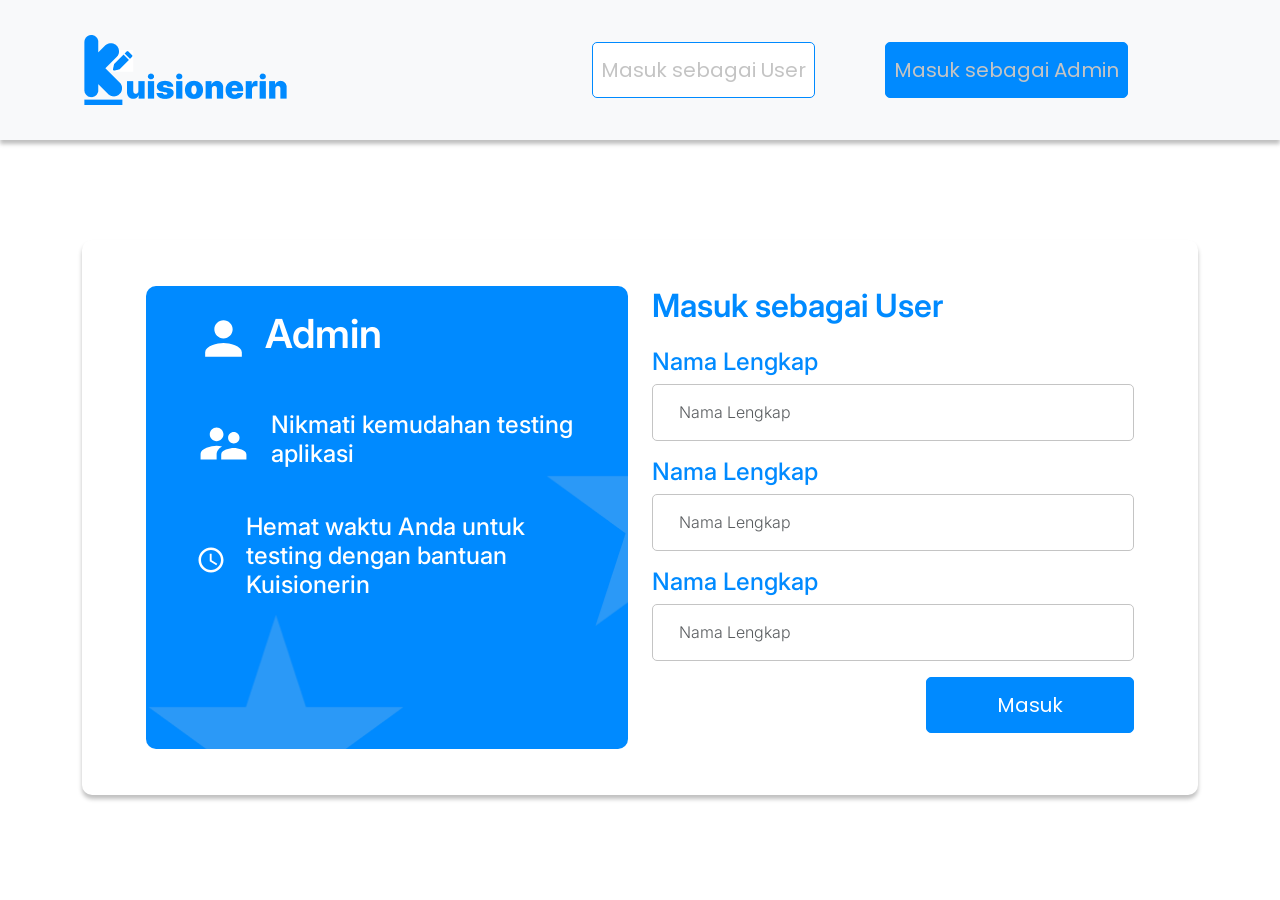
<file: register-user.html>
<!doctype html>
<html lang="en">

<head>
    <meta charset="utf-8">
    <meta name="viewport" content="width=device-width, initial-scale=1">
    <title>Bootstrap demo</title>
    <link href="https://cdn.jsdelivr.net/npm/bootstrap@5.2.2/dist/css/bootstrap.min.css" rel="stylesheet"
        integrity="sha384-Zenh87qX5JnK2Jl0vWa8Ck2rdkQ2Bzep5IDxbcnCeuOxjzrPF/et3URy9Bv1WTRi" crossorigin="anonymous">

    <!-- my style -->
    <link rel="stylesheet" href="assets/css/style.css">
</head>

<body>
    <!-- Navbar -->
    <section id="navbar">
        <nav class="navbar navbar-expand-lg bg-light">
            <div class="container">
                <a class="navbar-brand" href="#"><img src="assets/img/logo.png" alt="logo"></a>
                <button class="navbar-toggler" type="button" data-bs-toggle="collapse"
                    data-bs-target="#navbarNavAltMarkup" aria-controls="navbarNavAltMarkup" aria-expanded="false"
                    aria-label="Toggle navigation">
                    <span class="navbar-toggler-icon"></span>
                </button>
                <div class="collapse navbar-collapse" id="navbarNavAltMarkup">
                    <div class="navbar-nav ms-auto">
                        <a href="#" class="nav-link btn-secondary">Masuk sebagai User</a>
                        <a href="#" class="nav-link btn-primary">Masuk sebagai Admin</a>
                    </div>
                </div>
            </div>
        </nav>
    </section>

    <!-- Form -->
    <section id="form">
        <div class="container">
            <div class="sec-form">
                <div class="row">
                    <div class="col col-md-6">
                        <div class="card-role">
                            <div class="desc-role-title" style="gap: 14px;">
                                <img src="assets/img/person.svg" alt="admin">
                                <h3 class="title-role">Admin</h3>
                            </div>
                            <div class="desc-role-list" style="gap: 20px;">
                                <img src="assets/img/supervisor_account.svg" alt="admin">
                                <h3 class="list-role">Nikmati kemudahan testing
                                    aplikasi
                                </h3>
                            </div>
                            <div class="desc-role-list" style="gap: 20px;">
                                <img src="assets/img/query_builder.svg" alt="admin">
                                <h3 class="list-role">Hemat waktu Anda untuk testing
                                    dengan bantuan Kuisionerin</h3>
                            </div>
                        </div>
                    </div>
                    <div class="col col-md-6">
                        <h3 class="title-form">Masuk sebagai User</h3>
                        <div class="mb-3">
                            <label for="name" class="form-label">Nama Lengkap</label>
                            <input type="text" class="form-control" id="name" placeholder="Nama Lengkap">
                        </div>
                        <div class="mb-3">
                            <label for="name" class="form-label">Nama Lengkap</label>
                            <input type="text" class="form-control" id="name" placeholder="Nama Lengkap">
                        </div>
                        <div class="mb-3">
                            <label for="name" class="form-label">Nama Lengkap</label>
                            <input type="text" class="form-control" id="name" placeholder="Nama Lengkap">
                        </div>
                        <div class="mb-3 d-flex justify-content-end">
                            <button type="submit" class="btn-primary" style="padding: 12px 70px;">Masuk</button>
                        </div>
                    </div>
                </div>
            </div>

        </div>
    </section>


    <script src="https://cdn.jsdelivr.net/npm/bootstrap@5.2.2/dist/js/bootstrap.bundle.min.js"
        integrity="sha384-OERcA2EqjJCMA+/3y+gxIOqMEjwtxJY7qPCqsdltbNJuaOe923+mo//f6V8Qbsw3"
        crossorigin="anonymous"></script>
</body>

</html>
</file>
<file: assets/css/style.css>
/* utility */
@import url("https://fonts.googleapis.com/css2?family=Inter:wght@400;500;600;700&family=Poppins&display=swap");

.btn-secondary {
  padding: 12px 16px;
  border-radius: 5px;
  border: 1px solid #008aff;
  color: #008aff;
  margin-right: 42px;
  font-family: "Poppins";
  font-style: normal;
  font-weight: 400;
  font-size: 20px;
  line-height: 30px;
  background-color: #fff;
}

.btn-secondary:hover {
  background-color: #008aff;
  color: #fff;
}

.btn-primary {
  padding: 12px 16px;
  border-radius: 5px;
  border: 1px solid #008aff;
  color: #fff;
  background-color: #008aff;
  font-family: "Poppins";
  font-style: normal;
  font-weight: 400;
  font-size: 20px;
  line-height: 30px;
}

.btn-primary:hover {
  background-color: #0079e4;
  color: #fff;
}

/* navbar */
.navbar {
  padding: 30px 0 !important;
  background: #ffffff;
  box-shadow: 0px 4px 4px rgba(0, 0, 0, 0.25);
}

.nav-link {
  font-family: "Poppins";
  font-style: normal;
  font-weight: 400;
  font-size: 20px;
  line-height: 30px;

  color: #c4c4c4;
}

.nav-link.active {
  color: #008aff !important;
}

.nav-link:nth-child(odd) {
  margin-right: 70px;
}

.nav-link:nth-child(2) {
  margin-right: 70px;
}

/* margin top content */
#content,
#form {
  margin-top: 100px;
}

#header {
  margin-top: 100px;
}

/** Home */

/* content */

#content h1 {
  font-family: "Inter";
  font-style: normal;
  font-weight: 600;
  font-size: 50px;
  line-height: 61px;
  text-align: center;

  color: #008aff;
}

#content img {
  width: 100%;
}

/** Register */

/* role */
.card-role {
  width: 100%;
  height: 100%;
  background-image: url("../img/bg-form.png");
  background-size: cover;
  border-radius: 10px;
  padding: 24px 39px 98px 50px;
}

.desc-role-title,
.desc-role-list {
  display: flex;
  flex-direction: row;
  align-items: center;
  padding: 0px;
}

.desc-role-title {
  margin-bottom: 44px;
}

.desc-role-list {
  margin-bottom: 36px;
}

.title-role {
  font-family: "Inter";
  font-style: normal;
  font-weight: 600;
  font-size: 40px;
  line-height: 48px;
  text-align: center;

  color: #ffffff;
}

.list-role {
  font-family: "Inter";
  font-style: normal;
  font-weight: 500;
  font-size: 24px;
  line-height: 29px;

  color: #ffffff;
}

/* form */
.sec-form {
  padding: 46px 64px;
  background: #ffffff;
  box-shadow: 0px 4px 4px rgba(0, 0, 0, 0.25);
  border-radius: 10px;
}
.title-form {
  font-family: "Inter";
  font-style: normal;
  font-weight: 600;
  font-size: 32px;
  line-height: 39px;
  color: #008aff;
  margin-bottom: 22px;
}

.form-label {
  font-family: "Inter";
  font-style: normal;
  font-weight: 500;
  font-size: 24px;
  line-height: 29px;

  color: #008aff;
}

.form-control {
  border: 1px solid #c4c4c4;
  border-radius: 5px;
  padding: 18px 26px;
  font-family: "Inter";
  font-style: normal;
  font-weight: 300;
  font-size: 16px;
  line-height: 19px;

  color: #c4c4c4;
}

/** home-admin */

/* header */
.banner {
  background-color: #008aff;
  padding: 28px 54px;
  border-radius: 10px;
}

.title-banner {
  font-family: "Inter";
  font-style: normal;
  font-weight: 600;
  font-size: 32px;
  line-height: 39px;
  /* identical to box height */

  color: #ffffff;
}

.desc-banner {
  font-family: "Inter";
  font-style: normal;
  font-weight: 400;
  font-size: 24px;
  line-height: 29px;
  /* identical to box height */

  color: #ffffff;
}

/* data kuisioner */
#kuisioner {
  margin-top: 65px;
  margin-bottom: 300px;
}
.card-data-kuisioner {
  padding: 40px 48px;
  background: rgba(78, 174, 255, 0.1);
  border: 1px solid #c4c4c4;
  border-radius: 10px;
}
.title-data-kuisioner {
  display: flex;
  flex-direction: row;
  align-items: center;
  padding: 0px;
  gap: 20px;
}

.title-data-kuisioner h3 {
  font-family: "Inter";
  font-style: normal;
  font-weight: 500;
  font-size: 30px;
  line-height: 36px;

  color: #008aff;
}

.card-data-kuisioner h1 {
  font-family: "Inter";
  font-style: normal;
  font-weight: 600;
  font-size: 64px;
  line-height: 77px;

  color: #008aff;
  margin-top: 35px;
}

/** form-admin-filled  */
#content-kuisioner {
  margin-bottom: 14px;
}
.nav-tabs .nav-item.show .nav-link,
.nav-tabs .nav-link.active {
  border-bottom: 3px solid #008aff;
  border-top-color: #fff !important;
  border-right-color: #fff !important;
  border-bottom-color: #008aff !important;
  border-left-color: #fff;
}

.card-kuisioner {
  padding: 16px 42px;
  background: rgba(78, 174, 255, 0.3);
  border-radius: 10px;
  margin-top: 36px;
}

.data-form {
  display: flex;
  flex-direction: row;
  align-items: center;
  padding: 0px;
  gap: 36px;
}

.data-form-text h3 {
  font-family: "Poppins";
  font-style: normal;
  font-weight: 500;
  font-size: 24px;
  line-height: 36px;

  color: #008aff;
}

.data-form-text p {
  font-family: "Poppins";
  font-style: normal;
  font-weight: 500;
  font-size: 15px;
  line-height: 22px;

  color: #464444;
}

.card-kuisioner p {
  font-family: "Poppins";
  font-style: normal;
  font-weight: 500;
  font-size: 20px;
  line-height: 30px;

  color: #464444;
}

.card-kuisioner a {
  font-family: "Poppins";
  font-style: normal;
  font-weight: 500;
  font-size: 20px;
  line-height: 30px;

  color: #008aff;
  text-decoration: none;
}

/** form-admin-empty */
.sec-form-empty {
  margin-top: 75px;
}

.sec-form-empty h3 {
  font-family: "Poppins";
  font-style: normal;
  font-weight: 500;
  font-size: 24px;
  line-height: 36px;

  color: #c4c4c4;
  margin-top: 12px;
  margin-bottom: 26px;
}

/** question  */
.sec-form-question {
  padding: 46px 64px;
  background: #ffffff;
  border: 1px solid #c4c4c4;
  border-radius: 10px;
}

/** list-question  */
#likert {
  text-align: center;
}
#likert td:nth-child(1) {
  width: 100vw;
}
#likert td {
  width: 15vw;
  font-family: "Inter";
  font-style: normal;
  font-weight: 300;
  font-size: 14px;
  line-height: 17px;

  color: #464444;
}

#likert td:nth-last-child(1) {
  width: 100vw;
}

.sec-question-likert {
  border: 1px solid #008aff;
  border-radius: 10px;
  padding: 20px 24px;
  margin-bottom: 36px;
}

.sec-question-likert h3 {
  font-family: "Inter";
  font-style: normal;
  font-weight: 400;
  font-size: 16px;
  line-height: 19px;
  text-align: center;

  color: #464444;
  margin-bottom: 12px;
}

/** hasil */
.sec-desc-hasil h3 {
  font-family: "Inter";
  font-style: normal;
  font-weight: 500;
  font-size: 24px;
  line-height: 29px;

  color: #464444;
  margin-bottom: 36px;
}

.sec-desc-hasil p {
  font-family: "Inter";
  font-style: normal;
  font-weight: 300;
  font-size: 20px;
  line-height: 24px;

  color: #464444;
  margin-bottom: 48px;
}
</file>
